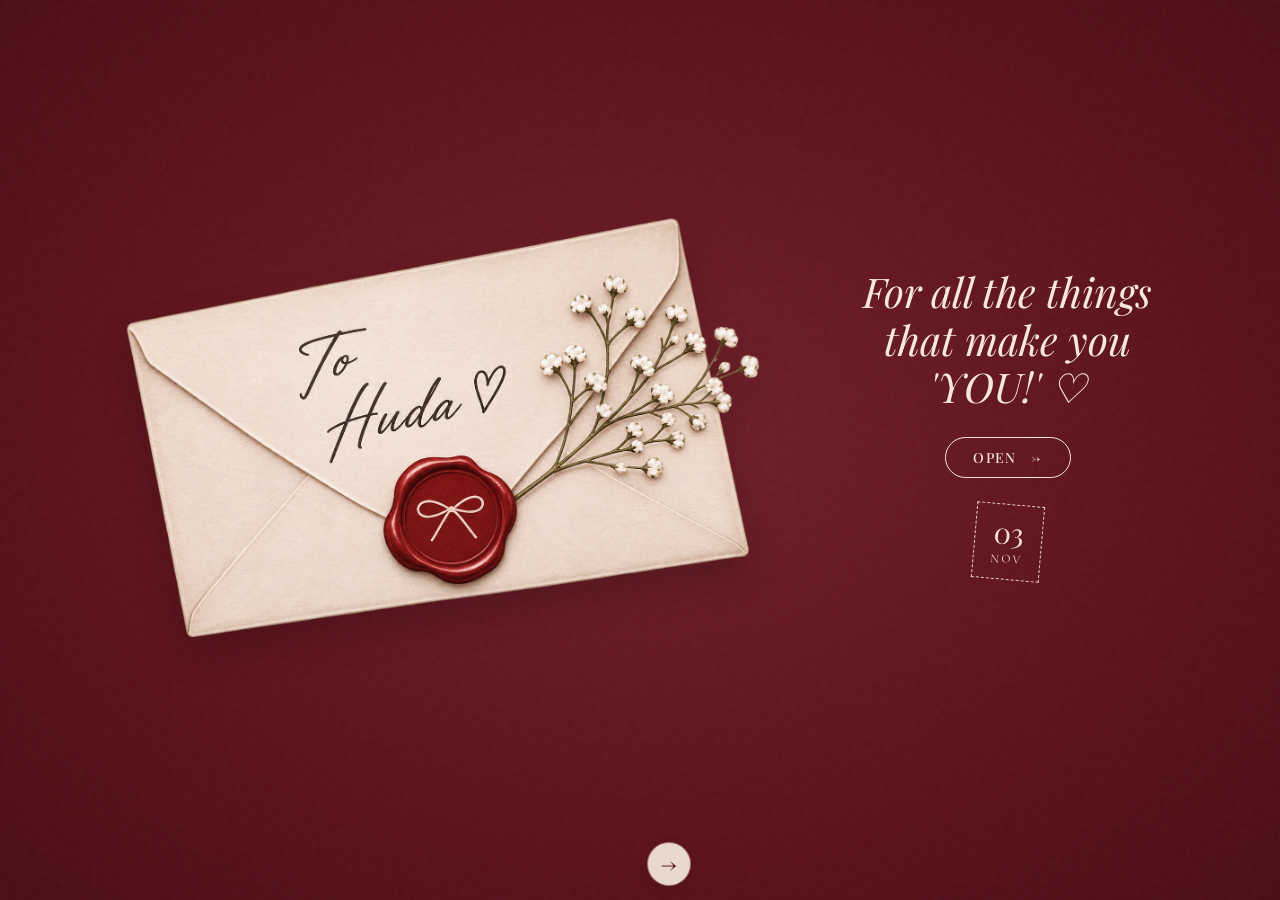
<file: index.html>
<!doctype html>
<html lang="en">
<head>
  <meta charset="utf-8">
  <meta name="viewport" content="width=device-width, initial-scale=1, viewport-fit=cover">
  <meta name="theme-color" content="#5b1018">
  <meta name="description" content="A birthday scrapbook made with love for Huda.">
  <title>The Invitation · For Huda</title>
  <link rel="preconnect" href="https://fonts.googleapis.com">
  <link rel="preconnect" href="https://fonts.gstatic.com" crossorigin>
  <link href="https://fonts.googleapis.com/css2?family=Cormorant+Garamond:ital,wght@0,400;0,500;0,600;1,400;1,500;1,600&family=Great+Vibes&family=Playfair+Display:ital,wght@0,400;0,500;1,400;1,500&display=swap" rel="stylesheet">
  <link rel="stylesheet" href="css/styles.css">
</head>
<body class="page-invitation" data-page="invitation">
  <main class="site-page">
    <div class="paper-texture" aria-hidden="true"></div>
    <div id="page-content" class="page-content"></div>
    <nav class="page-navigation" aria-label="Page navigation">
      <a class="page-arrow previous" href="#" aria-label="Previous page">←</a>
      <a class="page-arrow next" href="#" aria-label="Next page">→</a>
    </nav>
  </main>
  <script src="js/content.js"></script>
  <script src="js/app.js"></script>
</body>
</html>
</file>
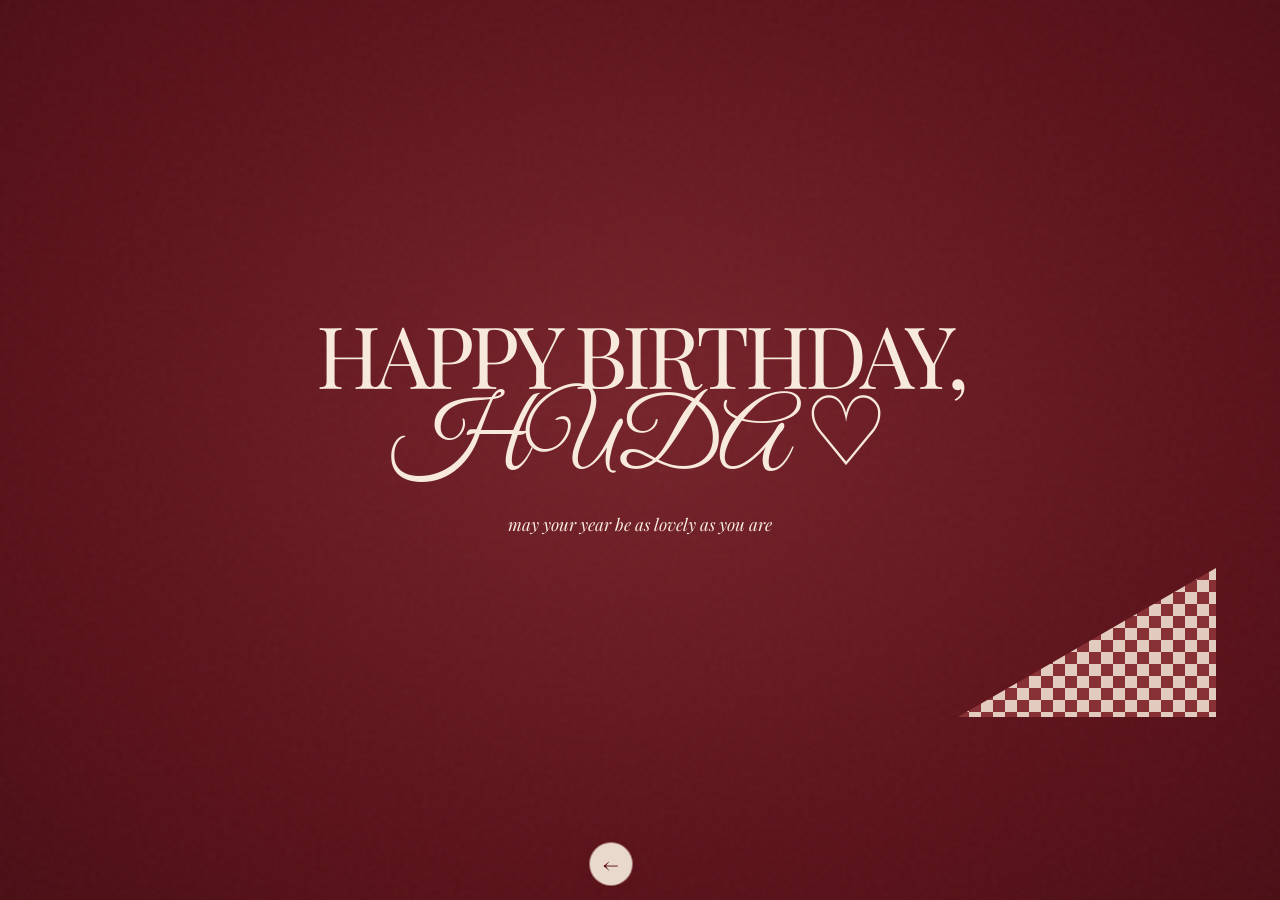
<file: ending.html>
<!doctype html>
<html lang="en">
<head>
  <meta charset="utf-8">
  <meta name="viewport" content="width=device-width, initial-scale=1, viewport-fit=cover">
  <meta name="theme-color" content="#5b1018">
  <meta name="description" content="A birthday scrapbook made with love for Huda.">
  <title>Happy Birthday · For Huda</title>
  <link rel="preconnect" href="https://fonts.googleapis.com">
  <link rel="preconnect" href="https://fonts.gstatic.com" crossorigin>
  <link href="https://fonts.googleapis.com/css2?family=Cormorant+Garamond:ital,wght@0,400;0,500;0,600;1,400;1,500;1,600&family=Great+Vibes&family=Playfair+Display:ital,wght@0,400;0,500;1,400;1,500&display=swap" rel="stylesheet">
  <link rel="stylesheet" href="css/styles.css">
</head>
<body class="page-ending" data-page="ending">
  <main class="site-page">
    <div class="paper-texture" aria-hidden="true"></div>
    <div id="page-content" class="page-content"></div>
    <nav class="page-navigation" aria-label="Page navigation">
      <a class="page-arrow previous" href="#" aria-label="Previous page">←</a>
      <a class="page-arrow next" href="#" aria-label="Next page">→</a>
    </nav>
  </main>
  <script src="js/content.js"></script>
  <script src="js/app.js"></script>
</body>
</html>
</file>
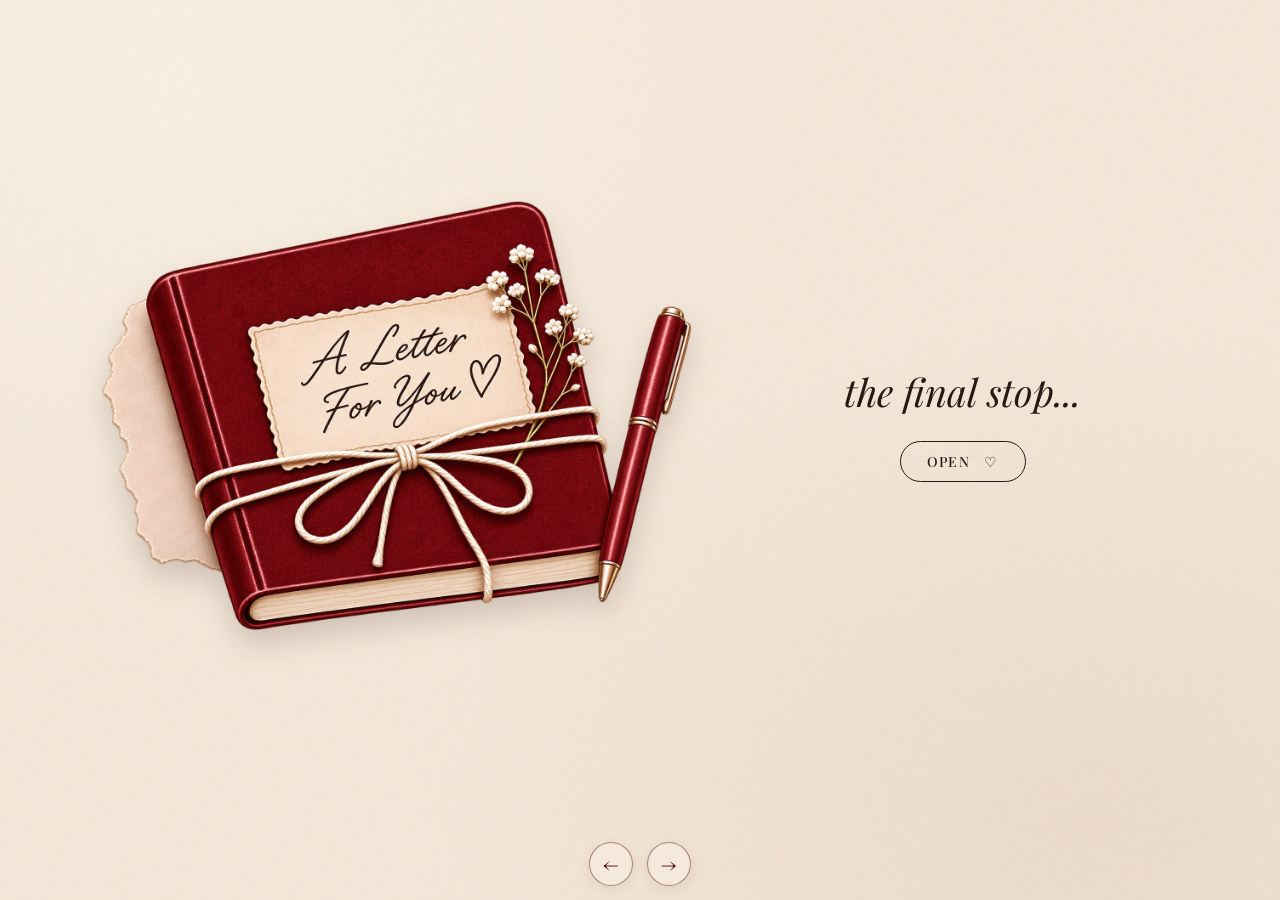
<file: letter.html>
<!doctype html>
<html lang="en">
<head>
  <meta charset="utf-8">
  <meta name="viewport" content="width=device-width, initial-scale=1, viewport-fit=cover">
  <meta name="theme-color" content="#5b1018">
  <meta name="description" content="A birthday scrapbook made with love for Huda.">
  <title>The Letter · For Huda</title>
  <link rel="preconnect" href="https://fonts.googleapis.com">
  <link rel="preconnect" href="https://fonts.gstatic.com" crossorigin>
  <link href="https://fonts.googleapis.com/css2?family=Cormorant+Garamond:ital,wght@0,400;0,500;0,600;1,400;1,500;1,600&family=Great+Vibes&family=Playfair+Display:ital,wght@0,400;0,500;1,400;1,500&display=swap" rel="stylesheet">
  <link rel="stylesheet" href="css/styles.css">
</head>
<body class="page-letter" data-page="letter">
  <main class="site-page">
    <div class="paper-texture" aria-hidden="true"></div>
    <div id="page-content" class="page-content"></div>
    <nav class="page-navigation" aria-label="Page navigation">
      <a class="page-arrow previous" href="#" aria-label="Previous page">←</a>
      <a class="page-arrow next" href="#" aria-label="Next page">→</a>
    </nav>
  </main>
  <script src="js/content.js"></script>
  <script src="js/app.js"></script>
</body>
</html>
</file>
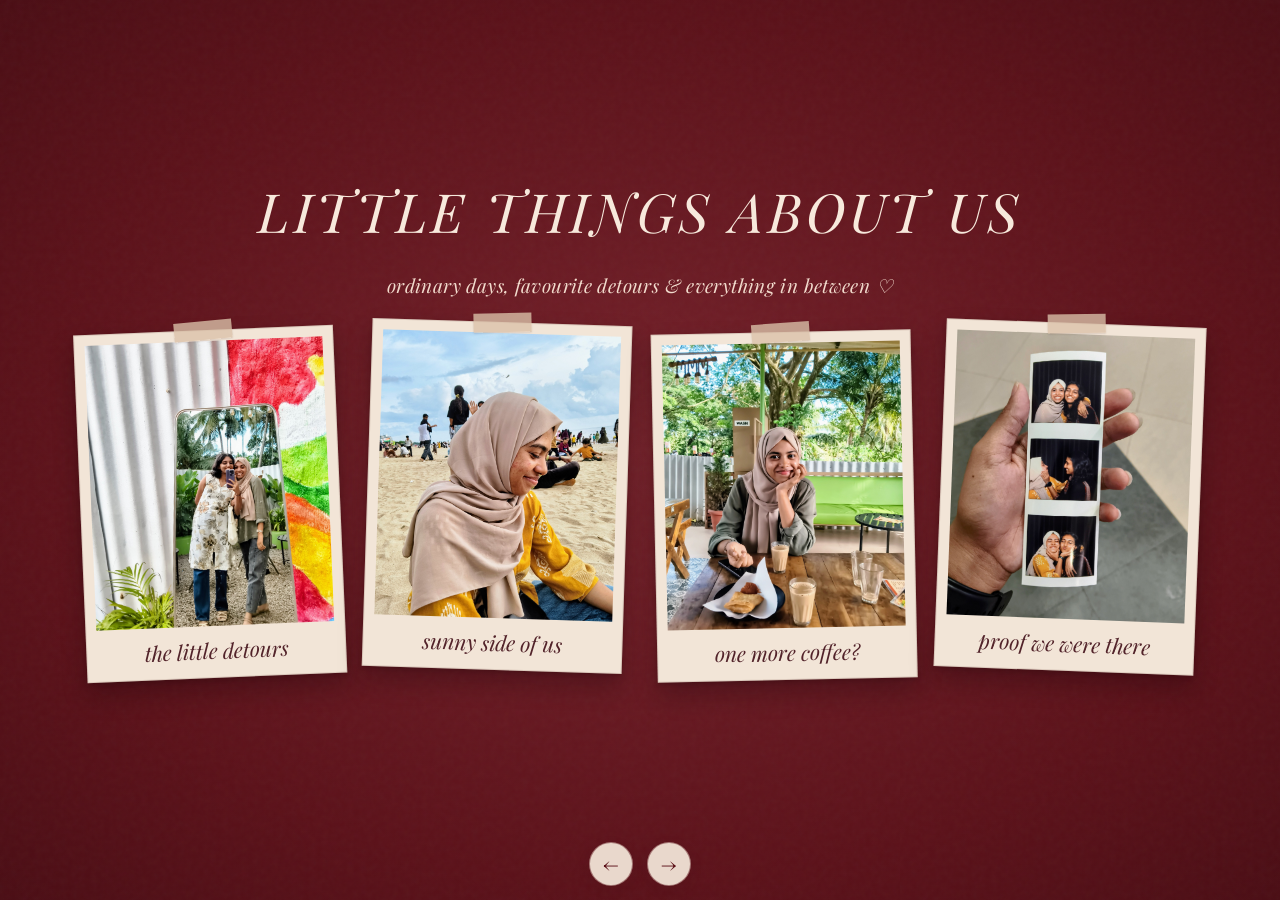
<file: little-things.html>
<!doctype html>
<html lang="en">
<head>
  <meta charset="utf-8">
  <meta name="viewport" content="width=device-width, initial-scale=1, viewport-fit=cover">
  <meta name="theme-color" content="#5b1018">
  <meta name="description" content="A birthday scrapbook made with love for Huda.">
  <title>Little Things About Us · For Huda</title>
  <link rel="preconnect" href="https://fonts.googleapis.com">
  <link rel="preconnect" href="https://fonts.gstatic.com" crossorigin>
  <link href="https://fonts.googleapis.com/css2?family=Cormorant+Garamond:ital,wght@0,400;0,500;0,600;1,400;1,500;1,600&family=Great+Vibes&family=Playfair+Display:ital,wght@0,400;0,500;1,400;1,500&display=swap" rel="stylesheet">
  <link rel="stylesheet" href="css/styles.css">
</head>
<body class="page-little-things" data-page="little-things">
  <main class="site-page">
    <div class="paper-texture" aria-hidden="true"></div>
    <div id="page-content" class="page-content"></div>
    <nav class="page-navigation" aria-label="Page navigation">
      <a class="page-arrow previous" href="#" aria-label="Previous page">←</a>
      <a class="page-arrow next" href="#" aria-label="Next page">→</a>
    </nav>
  </main>
  <script src="js/content.js"></script>
  <script src="js/app.js"></script>
</body>
</html>
</file>
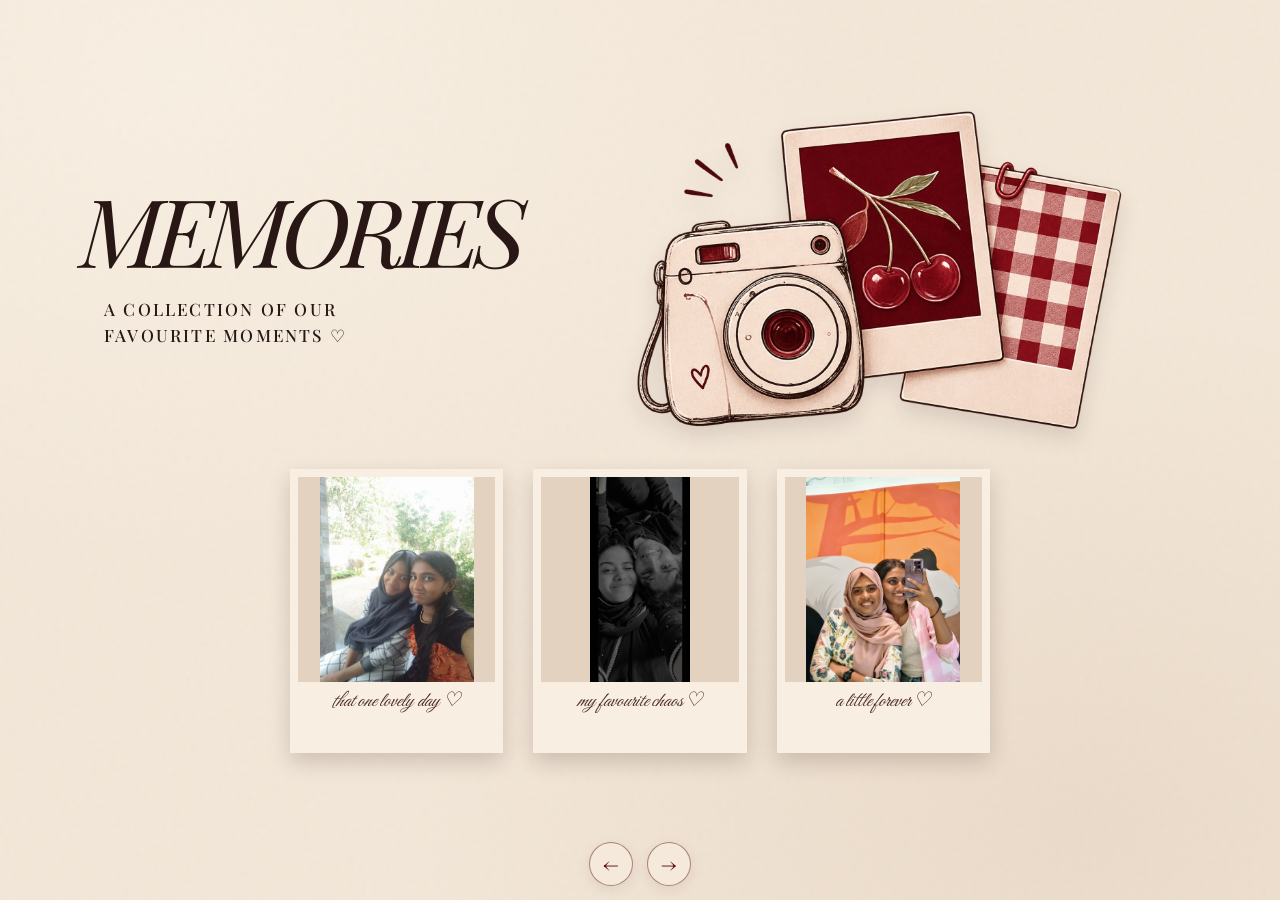
<file: memories.html>
<!doctype html>
<html lang="en">
<head>
  <meta charset="utf-8">
  <meta name="viewport" content="width=device-width, initial-scale=1, viewport-fit=cover">
  <meta name="theme-color" content="#5b1018">
  <meta name="description" content="A birthday scrapbook made with love for Huda.">
  <title>Memories · For Huda</title>
  <link rel="preconnect" href="https://fonts.googleapis.com">
  <link rel="preconnect" href="https://fonts.gstatic.com" crossorigin>
  <link href="https://fonts.googleapis.com/css2?family=Cormorant+Garamond:ital,wght@0,400;0,500;0,600;1,400;1,500;1,600&family=Great+Vibes&family=Playfair+Display:ital,wght@0,400;0,500;1,400;1,500&display=swap" rel="stylesheet">
  <link rel="stylesheet" href="css/styles.css">
</head>
<body class="page-memories" data-page="memories">
  <main class="site-page">
    <div class="paper-texture" aria-hidden="true"></div>
    <div id="page-content" class="page-content"></div>
    <nav class="page-navigation" aria-label="Page navigation">
      <a class="page-arrow previous" href="#" aria-label="Previous page">←</a>
      <a class="page-arrow next" href="#" aria-label="Next page">→</a>
    </nav>
  </main>
  <script src="js/content.js"></script>
  <script src="js/app.js"></script>
</body>
</html>
</file>
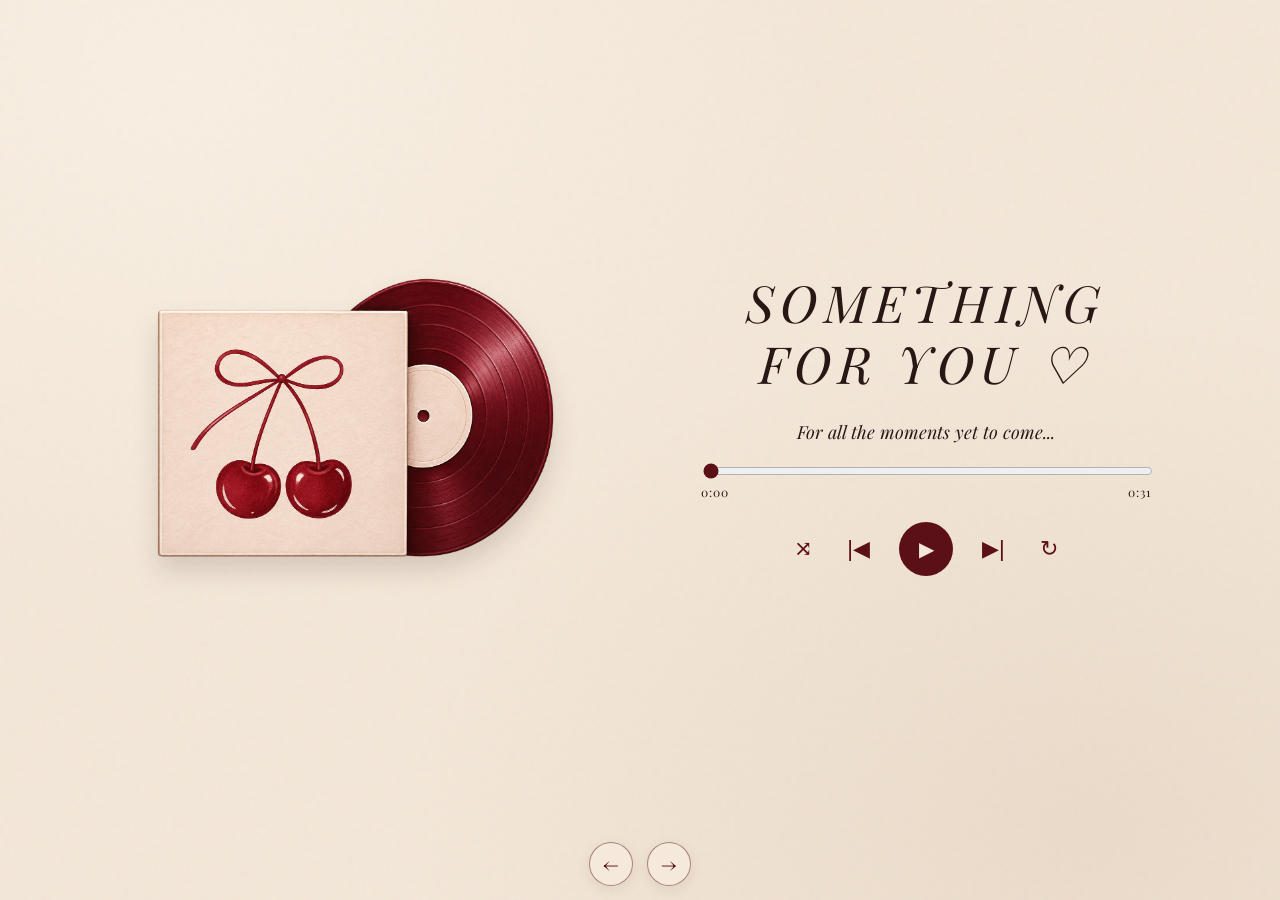
<file: playlist.html>
<!doctype html>
<html lang="en">
<head>
  <meta charset="utf-8">
  <meta name="viewport" content="width=device-width, initial-scale=1, viewport-fit=cover">
  <meta name="theme-color" content="#5b1018">
  <meta name="description" content="A birthday scrapbook made with love for Huda.">
  <title>Our Playlist · For Huda</title>
  <link rel="preconnect" href="https://fonts.googleapis.com">
  <link rel="preconnect" href="https://fonts.gstatic.com" crossorigin>
  <link href="https://fonts.googleapis.com/css2?family=Cormorant+Garamond:ital,wght@0,400;0,500;0,600;1,400;1,500;1,600&family=Great+Vibes&family=Playfair+Display:ital,wght@0,400;0,500;1,400;1,500&display=swap" rel="stylesheet">
  <link rel="stylesheet" href="css/styles.css">
</head>
<body class="page-playlist" data-page="playlist">
  <main class="site-page">
    <div class="paper-texture" aria-hidden="true"></div>
    <div id="page-content" class="page-content"></div>
    <nav class="page-navigation" aria-label="Page navigation">
      <a class="page-arrow previous" href="#" aria-label="Previous page">←</a>
      <a class="page-arrow next" href="#" aria-label="Next page">→</a>
    </nav>
  </main>
  <script src="js/content.js"></script>
  <script src="js/app.js"></script>
</body>
</html>
</file>
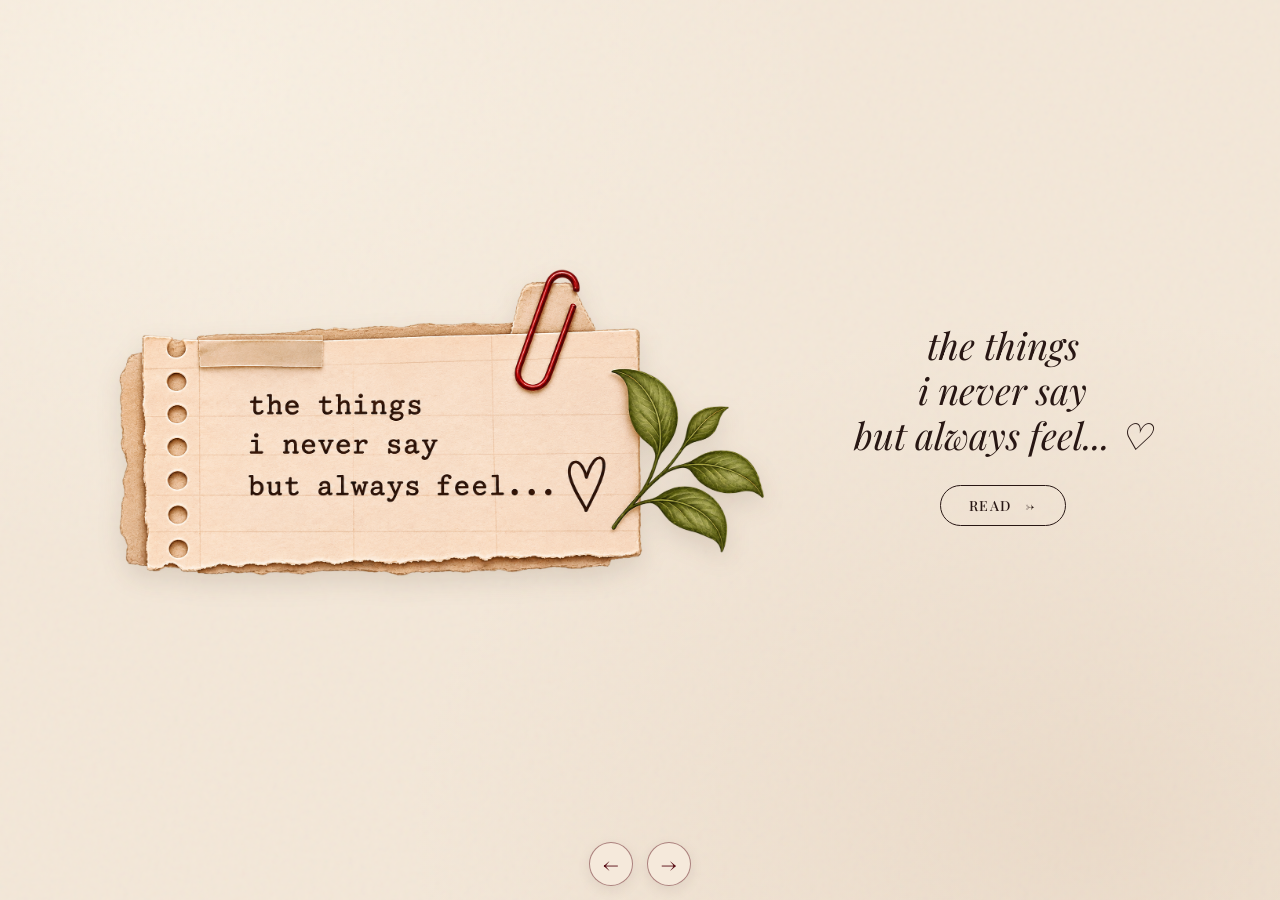
<file: unsaid.html>
<!doctype html>
<html lang="en">
<head>
  <meta charset="utf-8">
  <meta name="viewport" content="width=device-width, initial-scale=1, viewport-fit=cover">
  <meta name="theme-color" content="#5b1018">
  <meta name="description" content="A birthday scrapbook made with love for Huda.">
  <title>The Unsaid · For Huda</title>
  <link rel="preconnect" href="https://fonts.googleapis.com">
  <link rel="preconnect" href="https://fonts.gstatic.com" crossorigin>
  <link href="https://fonts.googleapis.com/css2?family=Cormorant+Garamond:ital,wght@0,400;0,500;0,600;1,400;1,500;1,600&family=Great+Vibes&family=Playfair+Display:ital,wght@0,400;0,500;1,400;1,500&display=swap" rel="stylesheet">
  <link rel="stylesheet" href="css/styles.css">
</head>
<body class="page-unsaid" data-page="unsaid">
  <main class="site-page">
    <div class="paper-texture" aria-hidden="true"></div>
    <div id="page-content" class="page-content"></div>
    <nav class="page-navigation" aria-label="Page navigation">
      <a class="page-arrow previous" href="#" aria-label="Previous page">←</a>
      <a class="page-arrow next" href="#" aria-label="Next page">→</a>
    </nav>
  </main>
  <script src="js/content.js"></script>
  <script src="js/app.js"></script>
</body>
</html>
</file>
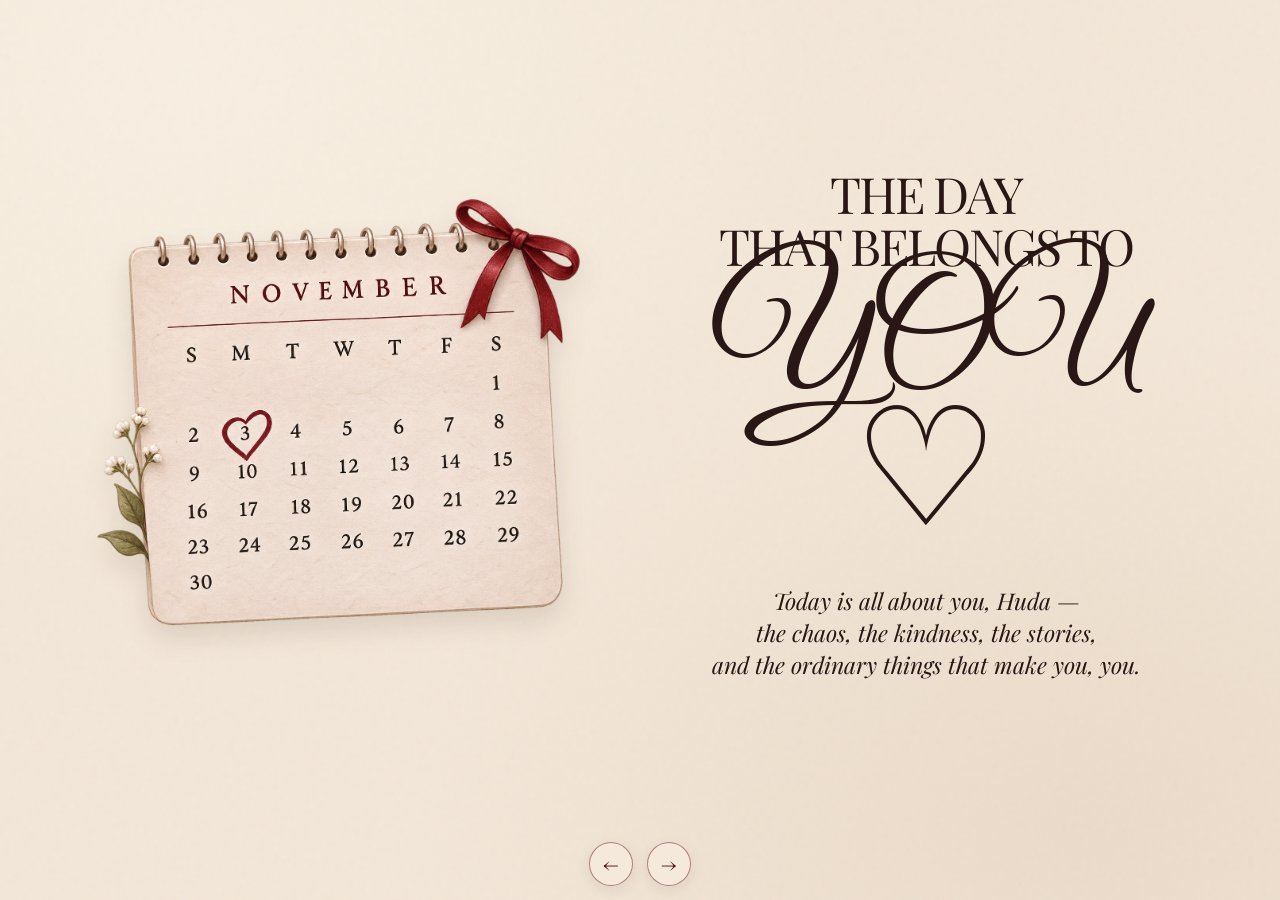
<file: welcome.html>
<!doctype html>
<html lang="en">
<head>
  <meta charset="utf-8">
  <meta name="viewport" content="width=device-width, initial-scale=1, viewport-fit=cover">
  <meta name="theme-color" content="#5b1018">
  <meta name="description" content="A birthday scrapbook made with love for Huda.">
  <title>Welcome · For Huda</title>
  <link rel="preconnect" href="https://fonts.googleapis.com">
  <link rel="preconnect" href="https://fonts.gstatic.com" crossorigin>
  <link href="https://fonts.googleapis.com/css2?family=Cormorant+Garamond:ital,wght@0,400;0,500;0,600;1,400;1,500;1,600&family=Great+Vibes&family=Playfair+Display:ital,wght@0,400;0,500;1,400;1,500&display=swap" rel="stylesheet">
  <link rel="stylesheet" href="css/styles.css">
</head>
<body class="page-welcome" data-page="welcome">
  <main class="site-page">
    <div class="paper-texture" aria-hidden="true"></div>
    <div id="page-content" class="page-content"></div>
    <nav class="page-navigation" aria-label="Page navigation">
      <a class="page-arrow previous" href="#" aria-label="Previous page">←</a>
      <a class="page-arrow next" href="#" aria-label="Next page">→</a>
    </nav>
  </main>
  <script src="js/content.js"></script>
  <script src="js/app.js"></script>
</body>
</html>
</file>
<file: css/styles.css>
:root {
  --wine: #5b1018;
  --wine-deep: #4b0d14;
  --wine-light: #76232b;
  --paper: #f3e7d8;
  --paper-dark: #e8d6c4;
  --ink: #281714;
  --muted: #76564c;
  --serif: "Cormorant Garamond", Georgia, serif;
  --display: "Playfair Display", Georgia, serif;
  --script: "Great Vibes", cursive;
}
* { box-sizing: border-box; }
html, body { margin:0; min-height:100%; }
body { color:var(--ink); font-family:var(--serif); overflow-x:hidden; background:var(--paper); }
button, a { -webkit-tap-highlight-color:transparent; }

/* Critical: Clears browser default 40px margin on <figure> tags */
figure, .little-card, .photo-card { margin: 0; }

.site-page {
  min-height:100svh; min-height:100dvh; position:relative; isolation:isolate; 
  overflow-x:hidden; overflow-y:auto;
  background:
    radial-gradient(ellipse at 14% 8%, rgba(255,250,239,.45), transparent 42%),
    radial-gradient(ellipse at 85% 92%, rgba(207,177,151,.23), transparent 44%),
    var(--paper);
}
.paper-texture {
  position:absolute; inset:0; z-index:-1; pointer-events:none; opacity:.12;
  background-image:url("data:image/svg+xml,%3Csvg viewBox='0 0 180 180' xmlns='http://www.w3.org/2000/svg'%3E%3Cfilter id='n'%3E%3CfeTurbulence type='fractalNoise' baseFrequency='.8' numOctaves='3' stitchTiles='stitch'/%3E%3C/filter%3E%3Crect width='100%25' height='100%25' filter='url(%23n)' opacity='.35'/%3E%3C/svg%3E");
}
.page-content {
  min-height:100svh; min-height:100dvh; width:100%; display:flex; align-items:center; justify-content:center;
  padding:clamp(24px,4vh,48px) clamp(18px,5vw,72px) max(88px, calc(68px + env(safe-area-inset-bottom))); 
  position:relative;
}
.page-navigation {
  position:fixed; z-index:30; left:0; right:0; bottom:max(14px,env(safe-area-inset-bottom));
  display:flex; justify-content:center; align-items:center; gap:14px; pointer-events:none;
}
.page-arrow {
  pointer-events:auto; width:44px; height:44px; display:grid; place-items:center;
  border:1px solid rgba(91,16,24,.48); border-radius:50%; text-decoration:none;
  color:var(--wine); background:rgba(246,234,220,.92); backdrop-filter:blur(4px);
  font:24px var(--serif); box-shadow:0 4px 14px rgba(44,12,13,.08); 
  transition:transform .18s,background .18s;
}
.page-arrow:active { transform:scale(.93); background:#ead7c4; }
.page-arrow[aria-hidden="true"] { visibility:hidden; }
.art { display:block; width:100%; height:100%; object-fit:contain; }
.outline-button {
  display:inline-flex; align-items:center; justify-content:center; gap:14px;
  min-width:126px; padding:10px 23px; border:1px solid currentColor; border-radius:40px;
  color:inherit; background:transparent; text-decoration:none; cursor:pointer;
  font:500 14px var(--display); letter-spacing:.09em; transition:background .2s,color .2s;
}
.outline-button:active { background:rgba(255,255,255,.12); }

/* 01 — invitation */
.page-invitation .site-page {
  background:radial-gradient(ellipse at 50% 48%,#702029 0%,#5b1119 64%,#4a0d14 100%);
  color:#f6e8d9;
}
.page-invitation .paper-texture { opacity:.10; }
.invitation-layout {
  width:min(1120px,100%); display:grid; grid-template-columns:minmax(0,1.28fr) minmax(250px,.72fr);
  align-items:center; gap:clamp(18px,4vw,65px);
}
.invitation-art { width:100%; min-width:0; aspect-ratio:1.45/1; display:grid; place-items:center; }
.invitation-art img { width:100%; height:100%; object-fit:contain; filter:drop-shadow(0 18px 17px rgba(25,4,7,.24)); }
.invitation-copy { text-align:center; padding:10px 0; }
.invitation-copy .message { font:italic clamp(27px,3.2vw,43px)/1.16 var(--display); margin:0 0 26px; }
.invitation-copy .date-stamp {
  margin:26px auto 0; width:68px; height:76px; display:flex; flex-direction:column;
  justify-content:center; align-items:center; border:1px dashed rgba(246,224,204,.9);
  transform:rotate(5deg); font:29px/1 var(--display); color:#f5e3d1;
}
.date-stamp small { margin-top:5px; font:12px var(--serif); letter-spacing:.16em; }

/* 02 — welcome */
.welcome-layout { width:min(1120px,100%); display:grid; grid-template-columns:1fr 1.05fr; gap:clamp(20px,4vw,70px); align-items:center; }
.welcome-art { height:min(66vh,610px); display:grid; place-items:center; }
.welcome-art img { max-height:100%; filter:drop-shadow(0 13px 13px rgba(60,30,20,.12)); }
.welcome-copy { text-align:center; }
.welcome-copy .overline { font:clamp(27px,4vw,50px)/1.05 var(--display); margin:0; letter-spacing:-.04em; }
.welcome-copy h1 { font:clamp(92px,13vw,165px)/.88 var(--script); font-weight:400; margin:-2px 0 24px; }
.welcome-copy .body-copy { max-width:500px; margin:0 auto; font:italic clamp(17px,1.8vw,23px)/1.38 var(--display); }

/* 03 — memories */
.memories-layout { width:min(1120px,100%); display:grid; grid-template-columns:.82fr 1.18fr; gap:20px 35px; align-items:center; }
.memories-heading h1 { font:italic clamp(50px,7.4vw,100px)/.82 var(--display); letter-spacing:-.075em; margin:0 0 28px; white-space:nowrap; }
.memories-heading p { font:500 clamp(12px,1.35vw,17px)/1.5 var(--display); letter-spacing:.13em; margin:0 0 0 24px; }
.memories-illustration { min-height:230px; }
.memories-illustration img { max-height:350px; filter:drop-shadow(0 10px 10px rgba(45,20,14,.12)); }
.memory-cards { grid-column:1/-1; display:grid; grid-template-columns:repeat(3,minmax(0,1fr)); gap:clamp(12px,3vw,30px); width:min(700px,100%); margin:4px auto 0; }
.flip-card { border:0; padding:0; background:transparent; perspective:1000px; aspect-ratio:3/4; cursor:pointer; }
.flip-inner { display:block; position:relative; width:100%; height:100%; transform-style:preserve-3d; transition:transform .65s cubic-bezier(.2,.7,.2,1); }
.flip-card.is-flipped .flip-inner { transform:rotateY(180deg); }
.flip-front,.flip-back {
  position:absolute; inset:0; backface-visibility:hidden; background:#f8eee2;
  padding:8px 8px 26px; box-shadow:0 9px 20px rgba(44,22,15,.18);
}
.flip-front img { width:100%; height:82%; object-fit:contain; display:block; background:#e4d2c1; }
.flip-front span { display:block; padding-top:5px; font:italic clamp(14px,1.6vw,20px) var(--script); color:#4c2924; }
.flip-back { transform:rotateY(180deg); display:flex; align-items:center; justify-content:center; flex-direction:column; gap:12px; padding:15px; color:#4c2924; text-align:center; font:italic clamp(15px,1.5vw,19px)/1.35 var(--display); }
.flip-back small { font:13px var(--serif); }

/* 04 — playlist */
.playlist-layout { width:min(1080px,100%); display:grid; grid-template-columns:1fr 1fr; gap:clamp(25px,5vw,75px); align-items:center; }
.vinyl-art { min-height:300px; display:grid; place-items:center; }
.vinyl-art img { max-height:430px; filter:drop-shadow(0 14px 12px rgba(43,12,14,.14)); }
.player { text-align:center; max-width:450px; width:100%; margin:auto; }
.player h1 { font:italic clamp(32px,4vw,52px)/1.2 var(--display); letter-spacing:.12em; margin:0 0 25px; }
.track-name { font:italic 18px var(--display); margin:0 0 17px; }
.seek { width:100%; accent-color:var(--wine); cursor:pointer; }
.time-row { display:flex; justify-content:space-between; font:12px var(--display); letter-spacing:.08em; }
.player-controls { display:flex; align-items:center; justify-content:center; gap:clamp(12px,2vw,23px); margin-top:22px; }
.player-controls button { border:0; background:transparent; color:var(--wine); font-size:22px; cursor:pointer; min-width:25px; }
.player-controls .play-button { width:54px; height:54px; border-radius:50%; background:var(--wine); color:var(--paper); font-size:20px; }
.player-controls button.active { opacity:.55; }

/* 05 — little things */
.page-little-things .site-page { background:radial-gradient(ellipse at 50% 50%,#76222b 0%,#5b1119 68%,#4a0d14 100%); color:#f7e9dc; }
.page-little-things .paper-texture { opacity:.10; }
.page-little-things .little-layout { 
  width: min(1120px, 100%); 
  text-align: center; 
  margin: 0 auto; 
}
.little-layout h1 { font:italic clamp(29px,4.6vw,54px) var(--display); letter-spacing:.07em; margin:0 0 clamp(18px,4vh,35px); }
.little-intro {
  margin:-10px 0 clamp(20px,3vh,32px);
  color:#f1dacc;
  font:italic clamp(15px,1.7vw,19px) var(--display);
  letter-spacing:.02em;
}
.little-cards { 
  display:grid; 
  grid-template-columns:repeat(4,minmax(0,1fr)); 
  gap:clamp(12px,2.2vw,27px); 
  width:100%;
  margin: 0 auto;
  padding: 0;
}
.little-card.photo-card {
  position:relative;
  display:flex;
  flex-direction:column;
  justify-content:flex-start;
  align-items:stretch;
  width:100%;
  aspect-ratio:auto;
  min-width:0;
  margin: 0;
  padding:10px 10px 14px;
  background:#f2e5d7;
  color:#512027;
  box-shadow:0 13px 24px rgba(20,3,7,.27), 0 2px 4px rgba(20,3,7,.16);
  border:1px solid rgba(91,43,35,.15);
  transition:transform .22s ease, box-shadow .22s ease;
}
.little-card.photo-card:nth-child(1) { transform:rotate(-2.4deg) translateY(5px); }
.little-card.photo-card:nth-child(2) { transform:rotate(1.8deg) translateY(-3px); }
.little-card.photo-card:nth-child(3) { transform:rotate(-1.2deg) translateY(7px); }
.little-card.photo-card:nth-child(4) { transform:rotate(2.2deg) translateY(-2px); }
.little-card.photo-card:hover { z-index:2; box-shadow:0 18px 30px rgba(20,3,7,.32); }
.little-card.photo-card img {
  display:block;
  width:100%;
  height:clamp(175px,23vw,285px);
  max-height:none;
  object-fit:cover;
  background:#e6d7c8;
  filter:none;
}
.little-card.photo-card figcaption {
  padding:12px 2px 1px;
  text-align:center;
  color:#52232a;
  font:italic clamp(16px,1.65vw,21px) var(--display);
  line-height:1.15;
}
.photo-tape {
  position:absolute;
  z-index:2;
  top:-10px;
  left:50%;
  width:58px;
  height:19px;
  transform:translateX(-50%) rotate(-3deg);
  background:rgba(219,194,169,.78);
  box-shadow:0 1px 2px rgba(40,12,12,.12);
}

/* 06 — the unsaid */
.unsaid-layout { width:min(1100px,100%); display:grid; grid-template-columns:1.3fr .7fr; gap:30px; align-items:center; }
.unsaid-art { min-height:220px; }
.unsaid-art img { max-height:390px; filter:drop-shadow(0 10px 12px rgba(55,31,20,.12)); }
.unsaid-copy { text-align:center; }
.unsaid-copy p { font:italic clamp(23px,3vw,37px)/1.22 var(--display); margin:0 0 28px; }
.modal[hidden] { display:none; }
.modal { position:fixed; inset:0; z-index:60; display:grid; place-items:center; padding:22px; background:rgba(30,7,10,.78); }
.modal-card { position:relative; width:min(540px,100%); max-height:82svh; overflow:auto; padding:36px 30px; background:#f5e9dc; color:var(--ink); box-shadow:0 20px 70px rgba(0,0,0,.3); }
.modal-card h2 { font:italic 34px var(--display); margin:0 0 18px; }
.modal-card p { font:20px/1.55 var(--serif); }
.modal-close { position:absolute; right:12px; top:8px; border:0; background:none; color:var(--wine); font-size:29px; cursor:pointer; }

/* 07 — the letter */
.letter-layout { width:min(1100px,100%); display:grid; grid-template-columns:1.15fr .85fr; gap:30px; align-items:center; }
.letter-art { min-height:250px; }
.letter-art img { max-height:470px; filter:drop-shadow(0 15px 14px rgba(45,14,17,.17)); }
.letter-copy { text-align:center; }
.letter-copy p { font:italic clamp(25px,3vw,38px) var(--display); margin:0 0 24px; }
.letter-copy .outline-button { color:var(--ink); }

.letter-modal-card {
  width: min(720px, 100%);
  max-height: min(86svh, 900px);
  padding: clamp(30px, 5vw, 54px) clamp(24px, 6vw, 62px);
  background: linear-gradient(rgba(248,239,228,.96), rgba(245,232,218,.98));
  border: 1px solid rgba(112,65,49,.28);
  outline: 1px solid rgba(112,65,49,.14);
  outline-offset: -8px;
  scrollbar-color: #8b343b #ead9c9;
}
.letter-modal-card .letter-salutation {
  margin: 0 34px 22px 0;
  color: #64151e;
  font: italic 500 clamp(29px, 4vw, 40px)/1.15 var(--display);
}
.letter-modal-card p {
  margin: 0 0 17px;
  font: 500 clamp(17px, 1.8vw, 20px)/1.62 var(--serif);
  color: #352323;
}
.letter-modal-card .letter-signoff {
  margin-top: 24px;
  color: #64151e;
  font-style: italic;
  font-weight: 600;
}

/* 08 — ending */
.page-ending .site-page { background:radial-gradient(ellipse at 50% 45%,#76232b 0%,#5b1119 68%,#4a0d14 100%); color:#f7e9dc; }
.page-ending .paper-texture { opacity:.10; }
.ending-layout { width:min(1200px,100%); min-height:min(65vh,650px); display:grid; place-items:center; text-align:center; position:relative; overflow:hidden; padding:35px 18px; }
.ending-title { 
  position: relative; 
  z-index: 2; 
  width: 100%; 
}

.ending-title .birthday { 
  font: clamp(42px, 7vw, 86px)/.95 var(--display); 
  letter-spacing: -.055em; 
  margin: 0; 
  white-space: nowrap; 
}

.ending-title h1 { 
  font: clamp(52px, 9vw, 96px)/1 var(--script); 
  font-weight: 400; 
  margin: 0; 
  white-space: nowrap; 
  display: inline-flex;
  align-items: center;
  justify-content: center;
  gap: 0.2em;
}

.ending-title small { display:block; margin-top:22px; font:italic 17px var(--display); }
.ending-gingham { position:absolute; right:-1px; bottom:-1px; width:clamp(130px,22vw,260px); height:clamp(85px,14vw,150px); opacity:.9;
  background:repeating-conic-gradient(#f0dfd1 0 25%,#8c3438 0 50%) 0 0/24px 24px;
  clip-path:polygon(100% 0,100% 100%,0 100%); }

/* ==========================================================================
   Responsive Adaptations
   ========================================================================== */
@media (max-width:680px) {
  .page-content { 
    padding: 24px 16px max(80px, calc(64px + env(safe-area-inset-bottom))); 
    min-height: 100svh;
  }
  .invitation-layout,.welcome-layout,.memories-layout,.playlist-layout,.unsaid-layout,.letter-layout { 
    grid-template-columns:1fr; width:min(100%,470px); gap:12px; 
  }
  .invitation-layout { gap:0; }
  .invitation-art { aspect-ratio:1.5/1; max-height:39svh; }
  .invitation-copy { padding:0 8px; }
  .invitation-copy .message { font-size:clamp(26px,7vw,36px); margin-bottom:17px; }
  .invitation-copy .date-stamp { margin-top:17px; width:57px; height:63px; font-size:24px; }
  .welcome-layout { gap:5px; }
  .welcome-art { height:min(40svh,330px); }
  .welcome-copy .overline { font-size:clamp(27px,7vw,38px); }
  .welcome-copy h1 { font-size:clamp(90px,23vw,125px); margin-bottom:12px; }
  .welcome-copy .body-copy { font-size:16px; }
  .memories-layout { gap:8px; }
  .memories-heading { text-align:center; }
  .memories-heading h1 { font-size:clamp(49px,13vw,68px); margin:0 0 12px; white-space:normal; }
  .memories-heading p { margin:0; font-size:12px; }
  .memories-illustration { min-height:0; height:min(28svh,210px); }
  .memory-cards { gap:8px; margin-top:8px; }
  .flip-front,.flip-back { padding:6px 6px 19px; }
  .flip-front span { font-size:12px; }
  .flip-back { font-size:12px; padding:8px; }
  .vinyl-art { min-height:0; height:min(38svh,300px); }
  .vinyl-art img { max-height:100%; }
  .player h1 { font-size:31px; margin-bottom:12px; }
  .track-name { margin-bottom:9px; }
  .player-controls { margin-top:13px; gap:16px; }
  .player-controls .play-button { width:48px; height:48px; }

  /* Perfectly centered Little Things cards on Mobile */
  .page-little-things .little-layout { 
    width: 100%; 
    max-width: 440px; 
    margin: 0 auto; 
    padding: 0;
  }
  .little-layout h1 { font-size:clamp(22px,6vw,32px); letter-spacing:.04em; margin-bottom:12px; }
  .little-intro { margin:-6px 0 16px; font-size:14px; }
  .little-cards { 
    grid-template-columns: repeat(2, minmax(0, 1fr)); 
    gap: 16px 14px; 
    width: 100%; 
    margin: 0 auto; 
    padding: 0;
  }
  .little-card.photo-card { 
    margin: 0;
    padding: 8px 8px 12px; 
  }
  /* Subtle rotations that stay within screen boundaries */
  .little-card.photo-card:nth-child(1) { transform:rotate(-1.2deg) translateY(2px); }
  .little-card.photo-card:nth-child(2) { transform:rotate(1.2deg) translateY(-2px); }
  .little-card.photo-card:nth-child(3) { transform:rotate(-1deg) translateY(3px); }
  .little-card.photo-card:nth-child(4) { transform:rotate(1deg) translateY(-1px); }
  .little-card.photo-card img { 
    height: clamp(140px, 42vw, 195px); 
    object-fit: cover;
  }
  .little-card.photo-card figcaption { 
    font-size: clamp(13px, 3.6vw, 17px); 
    padding-top: 8px; 
  }
  .photo-tape { width:44px; height:15px; top:-7px; }

  .unsaid-layout { gap:5px; }
  .unsaid-art { min-height:0; height:min(40svh,300px); }
  .unsaid-copy p { font-size:24px; margin:5px 0 14px; }
  .modal { padding:12px; align-items:center; }
  .letter-layout { gap:0; }
  .letter-art { min-height:0; height:min(44svh,330px); }
  .letter-copy p { font-size:25px; margin-bottom:13px; }
  .letter-modal-card { max-height:88svh; padding:35px 23px 30px; }
  .letter-modal-card p { font-size:17px; line-height:1.58; margin-bottom:15px; }
  .letter-modal-card .letter-salutation { font-size:31px; margin-bottom:19px; }

  /* Ending responsive with single-line Huda ♡ */
  .ending-layout { min-height:62svh; padding:24px 12px; }
  .ending-title .birthday { font-size:clamp(35px,9vw,52px); white-space:normal; }
  .ending-title h1 { 
    font-size: clamp(48px, 14vw, 72px); 
    white-space: nowrap; 
  }
  .ending-title small { font-size:14px; }
  .ending-gingham { width:clamp(90px, 20vw, 140px); height:clamp(60px, 14vw, 95px); }
  .page-arrow { width:40px; height:40px; font-size:20px; }
}

@media (max-width:360px) {
  .little-cards { gap: 12px 8px; }
  .little-card.photo-card { padding: 5px 5px 9px; }
  .little-card.photo-card img { height: 130px; }
  .little-card.photo-card figcaption { font-size: 12px; }
  .ending-title .birthday { font-size:30px; }
  .ending-title h1 { 
    font-size: clamp(40px, 12.5vw, 48px); 
    white-space: nowrap; 
  }
}
</file>
